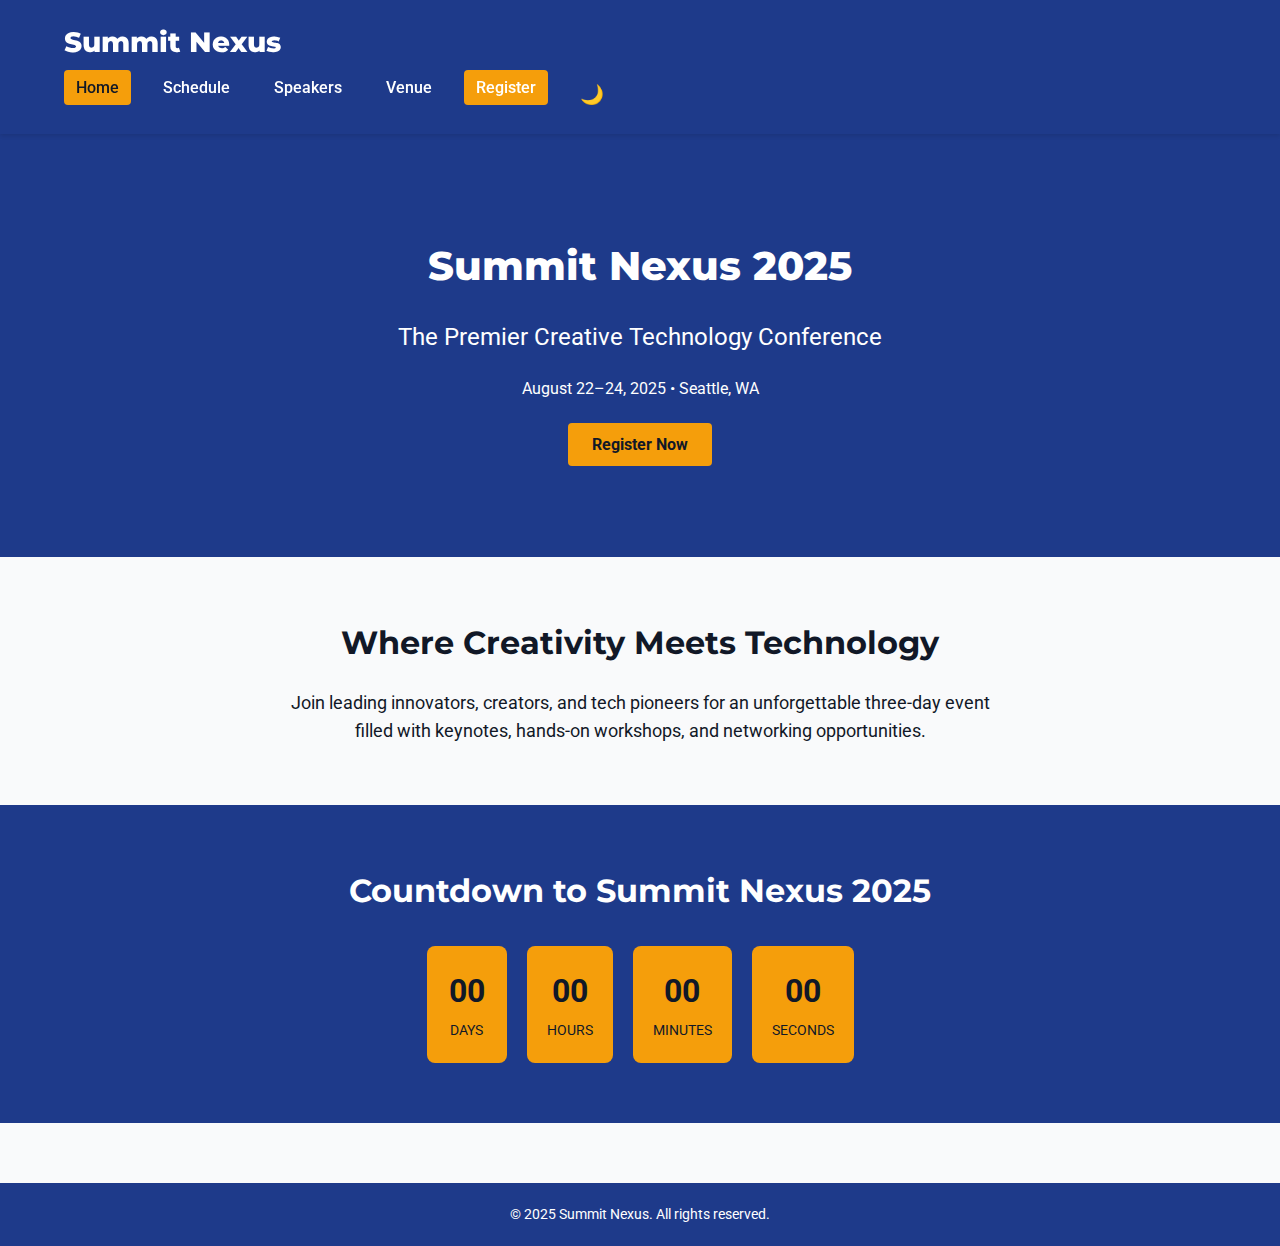
<file: index.html>
<!DOCTYPE html>
<html lang="en">
<head>
  <meta charset="UTF-8" />
  <meta name="viewport" content="width=device-width, initial-scale=1.0" />
  <title>Summit Nexus 2025 | Creative Technology Conference</title>
  
  <!-- Stylesheet and Fonts -->
  <link rel="stylesheet" href="css/style.css" />
  <link href="https://fonts.googleapis.com/css2?family=Montserrat:wght@600;800&family=Roboto:wght@400;500&display=swap" rel="stylesheet" />
</head>
<body>

  <!-- Site Header with Navigation -->
  <header class="site-header">
    <div class="container">
      <h1 class="logo">Summit Nexus</h1>
      <nav class="site-nav">
        <ul>
          <li><a href="index.html" class="active">Home</a></li>
          <li><a href="schedule.html">Schedule</a></li>
          <li><a href="speakers.html">Speakers</a></li>
          <li><a href="venue.html">Venue</a></li>
          <li><a href="register.html" class="btn-nav">Register</a></li>
          <li><button id="toggle-dark" aria-label="Toggle dark mode">🌙</button></li>
        </ul>
      </nav>
    </div>
  </header>

  <!-- Hero Banner -->
  <section class="hero">
    <div class="container">
      <h2>Summit Nexus 2025</h2>
      <p class="tagline">The Premier Creative Technology Conference</p>
      <p class="event-details">August 22–24, 2025 • Seattle, WA</p>
      <a href="register.html" class="btn-primary">Register Now</a>
    </div>
  </section>

  <!-- Introduction Section -->
  <section class="intro">
    <div class="container">
      <h3>Where Creativity Meets Technology</h3>
      <p>
        Join leading innovators, creators, and tech pioneers for an unforgettable
        three-day event filled with keynotes, hands-on workshops, and networking opportunities.
      </p>
    </div>
  </section>

  <!-- Countdown Timer -->
  <section class="countdown">
    <div class="container">
      <h3>Countdown to Summit Nexus 2025</h3>
      <div id="countdown-timer">
        <div><span id="days">00</span><small>Days</small></div>
        <div><span id="hours">00</span><small>Hours</small></div>
        <div><span id="minutes">00</span><small>Minutes</small></div>
        <div><span id="seconds">00</span><small>Seconds</small></div>
      </div>
    </div>
  </section>

  <!-- Footer -->
  <footer class="site-footer">
    <div class="container">
      <p>&copy; 2025 Summit Nexus. All rights reserved.</p>
    </div>
  </footer>

  <!-- JavaScript Files -->
  <script src="js/main.js" defer></script>

</body>
</html>
</file>
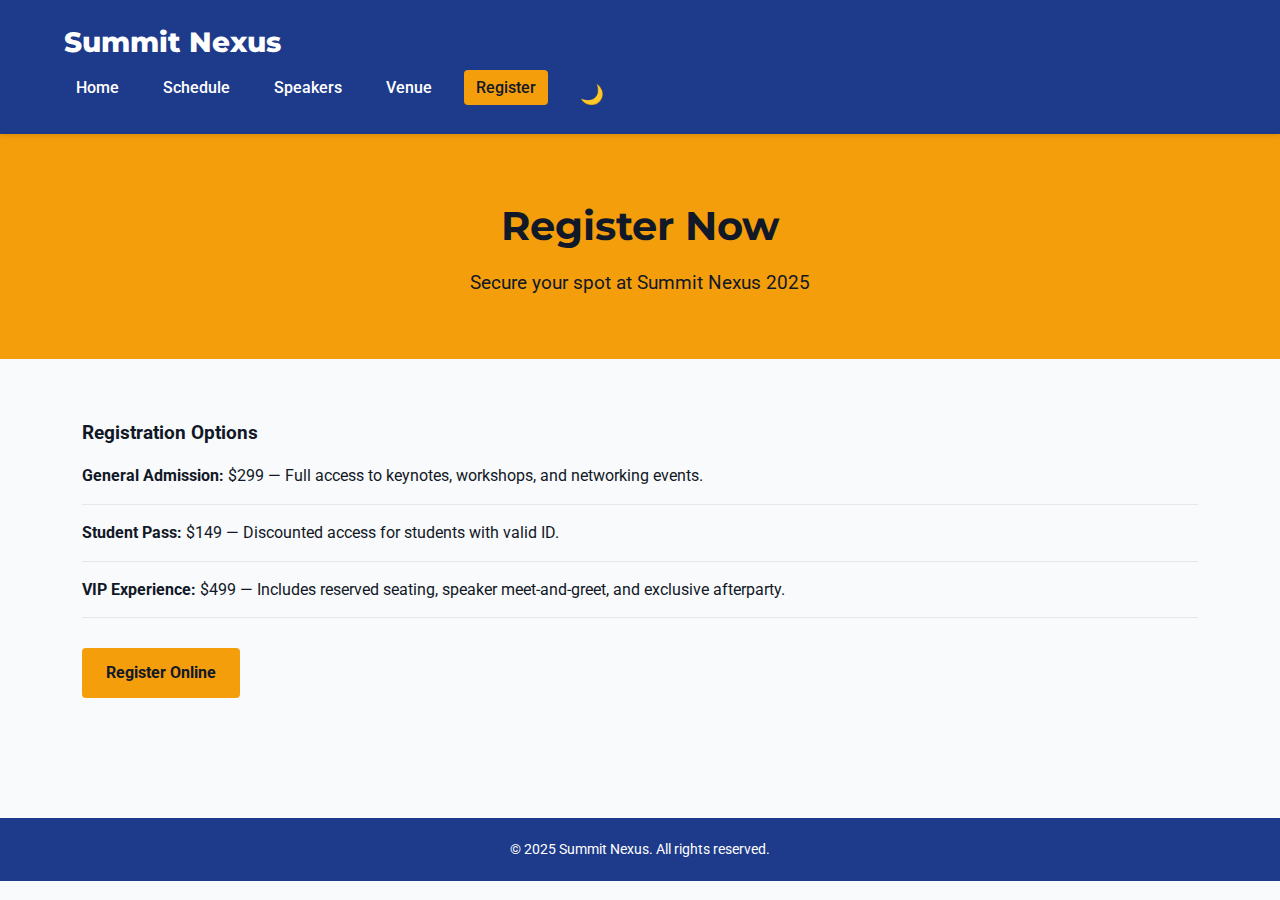
<file: register.html>
<!DOCTYPE html>
<html lang="en">
<head>
  <meta charset="UTF-8">
  <meta name="viewport" content="width=device-width, initial-scale=1.0">
  <title>Register | Summit Nexus 2025</title>
  <link rel="stylesheet" href="css/style.css">
  <link href="https://fonts.googleapis.com/css2?family=Montserrat:wght@600;800&family=Roboto:wght@400;500&display=swap" rel="stylesheet">
</head>
<body>
  <header class="site-header">
    <div class="container">
      <h1 class="logo">Summit Nexus</h1>
      <nav class="site-nav">
        <ul>
          <li><a href="index.html">Home</a></li>
          <li><a href="schedule.html">Schedule</a></li>
          <li><a href="speakers.html">Speakers</a></li>
          <li><a href="venue.html">Venue</a></li>
          <li><a href="register.html" class="active btn-nav">Register</a></li>
          <li><button id="toggle-dark" aria-label="Toggle dark mode">🌙</button></li>
        </ul>
      </nav>
    </div>
  </header>

  <section class="page-header">
    <div class="container">
      <h2>Register Now</h2>
      <p>Secure your spot at Summit Nexus 2025</p>
    </div>
  </section>

  <section class="register">
    <div class="container">
      <h3>Registration Options</h3>
      <ul class="registration-options">
        <li><strong>General Admission:</strong> $299 — Full access to keynotes, workshops, and networking events.</li>
        <li><strong>Student Pass:</strong> $149 — Discounted access for students with valid ID.</li>
        <li><strong>VIP Experience:</strong> $499 — Includes reserved seating, speaker meet-and-greet, and exclusive afterparty.</li>
      </ul>

      <a href="#" class="btn-primary" style="display: inline-block; margin-top: 30px;">Register Online</a>
    </div>
  </section>

  <footer class="site-footer">
    <div class="container">
      <p>&copy; 2025 Summit Nexus. All rights reserved.</p>
    </div>
  </footer>

  <script src="js/theme-toggle.js"></script>

</body>
</html>
</file>
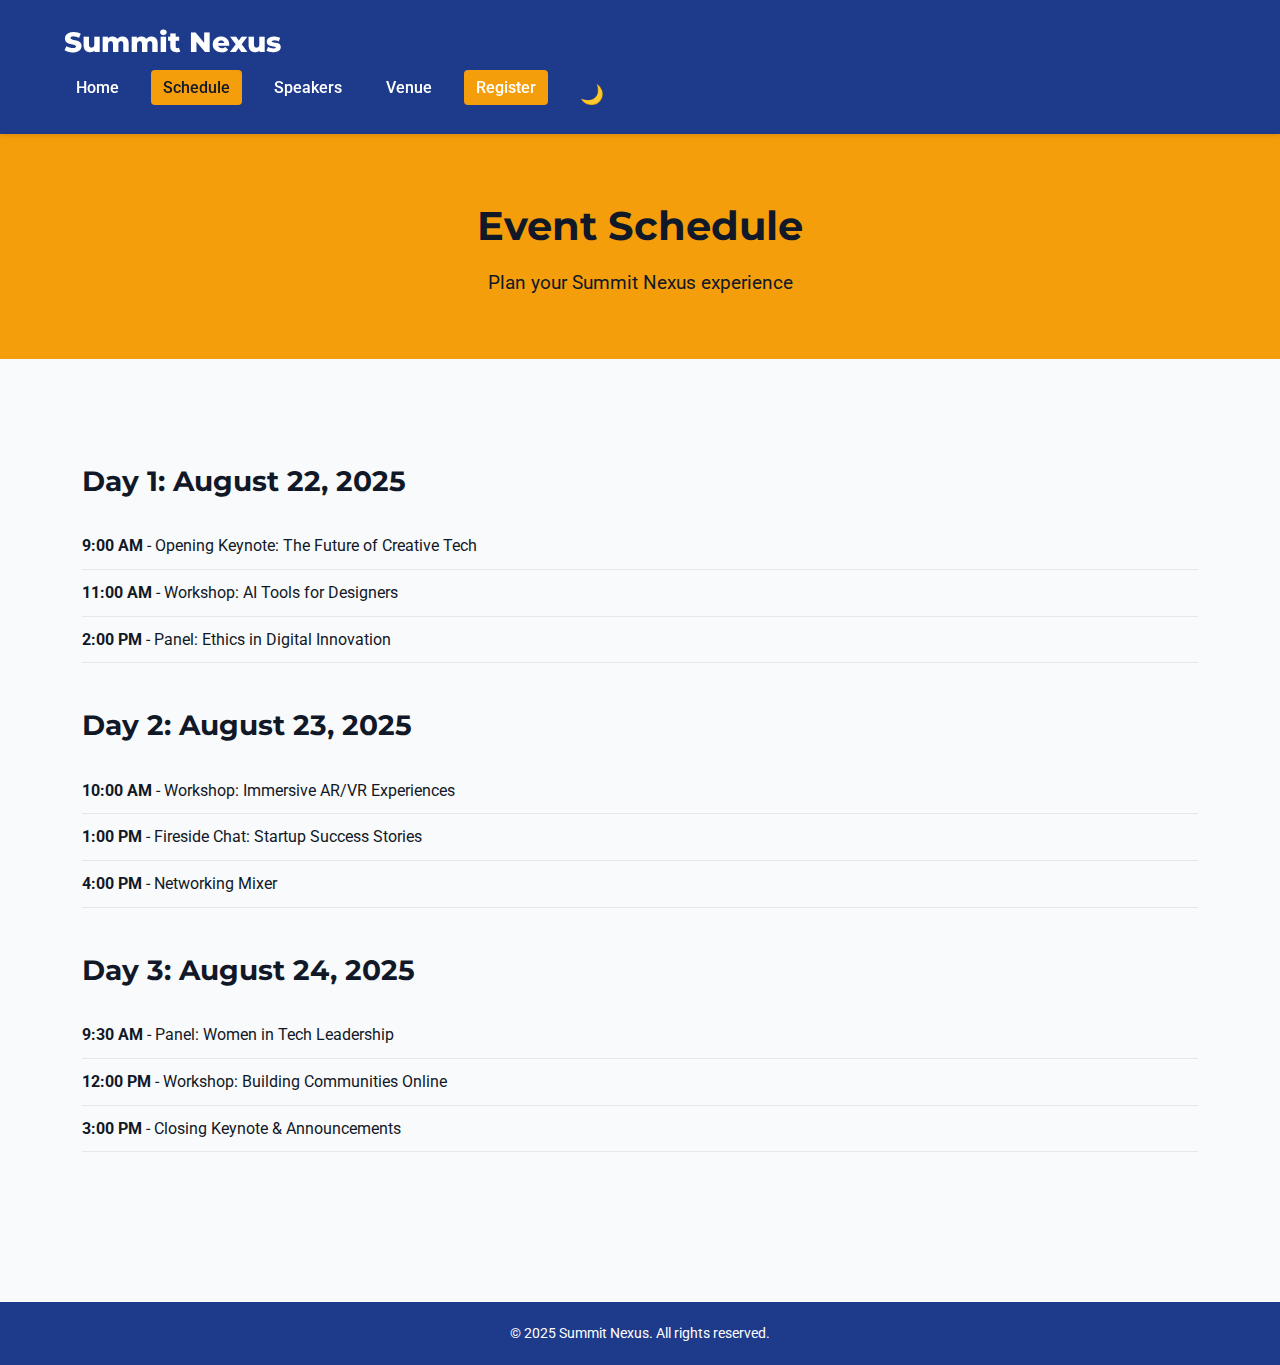
<file: schedule.html>
<!DOCTYPE html>
<html lang="en">
<head>
  <meta charset="UTF-8">
  <meta name="viewport" content="width=device-width, initial-scale=1.0">
  <title>Schedule | Summit Nexus 2025</title>
  <link rel="stylesheet" href="css/style.css">
  <link href="https://fonts.googleapis.com/css2?family=Montserrat:wght@600;800&family=Roboto:wght@400;500&display=swap" rel="stylesheet">
</head>
<body>
  <header class="site-header">
    <div class="container">
      <h1 class="logo">Summit Nexus</h1>
      <nav class="site-nav">
        <ul>
          <li><a href="index.html">Home</a></li>
          <li><a href="schedule.html" class="active">Schedule</a></li>
          <li><a href="speakers.html">Speakers</a></li>
          <li><a href="venue.html">Venue</a></li>
          <li><a href="register.html" class="btn-nav">Register</a></li>
          <li><button id="toggle-dark" aria-label="Toggle dark mode">🌙</button></li>
        </ul>
      </nav>
    </div>
  </header>

  <section class="page-header">
    <div class="container">
      <h2>Event Schedule</h2>
      <p>Plan your Summit Nexus experience</p>
    </div>
  </section>

  <section class="schedule">
    <div class="container">
      <h3>Day 1: August 22, 2025</h3>
      <ul class="schedule-list">
        <li><strong>9:00 AM</strong> - Opening Keynote: The Future of Creative Tech</li>
        <li><strong>11:00 AM</strong> - Workshop: AI Tools for Designers</li>
        <li><strong>2:00 PM</strong> - Panel: Ethics in Digital Innovation</li>
      </ul>

      <h3>Day 2: August 23, 2025</h3>
      <ul class="schedule-list">
        <li><strong>10:00 AM</strong> - Workshop: Immersive AR/VR Experiences</li>
        <li><strong>1:00 PM</strong> - Fireside Chat: Startup Success Stories</li>
        <li><strong>4:00 PM</strong> - Networking Mixer</li>
      </ul>

      <h3>Day 3: August 24, 2025</h3>
      <ul class="schedule-list">
        <li><strong>9:30 AM</strong> - Panel: Women in Tech Leadership</li>
        <li><strong>12:00 PM</strong> - Workshop: Building Communities Online</li>
        <li><strong>3:00 PM</strong> - Closing Keynote & Announcements</li>
      </ul>
    </div>
  </section>

  <footer class="site-footer">
    <div class="container">
      <p>&copy; 2025 Summit Nexus. All rights reserved.</p>
    </div>
  </footer>

  <script src="js/theme-toggle.js"></script>

</body>
</html>
</file>
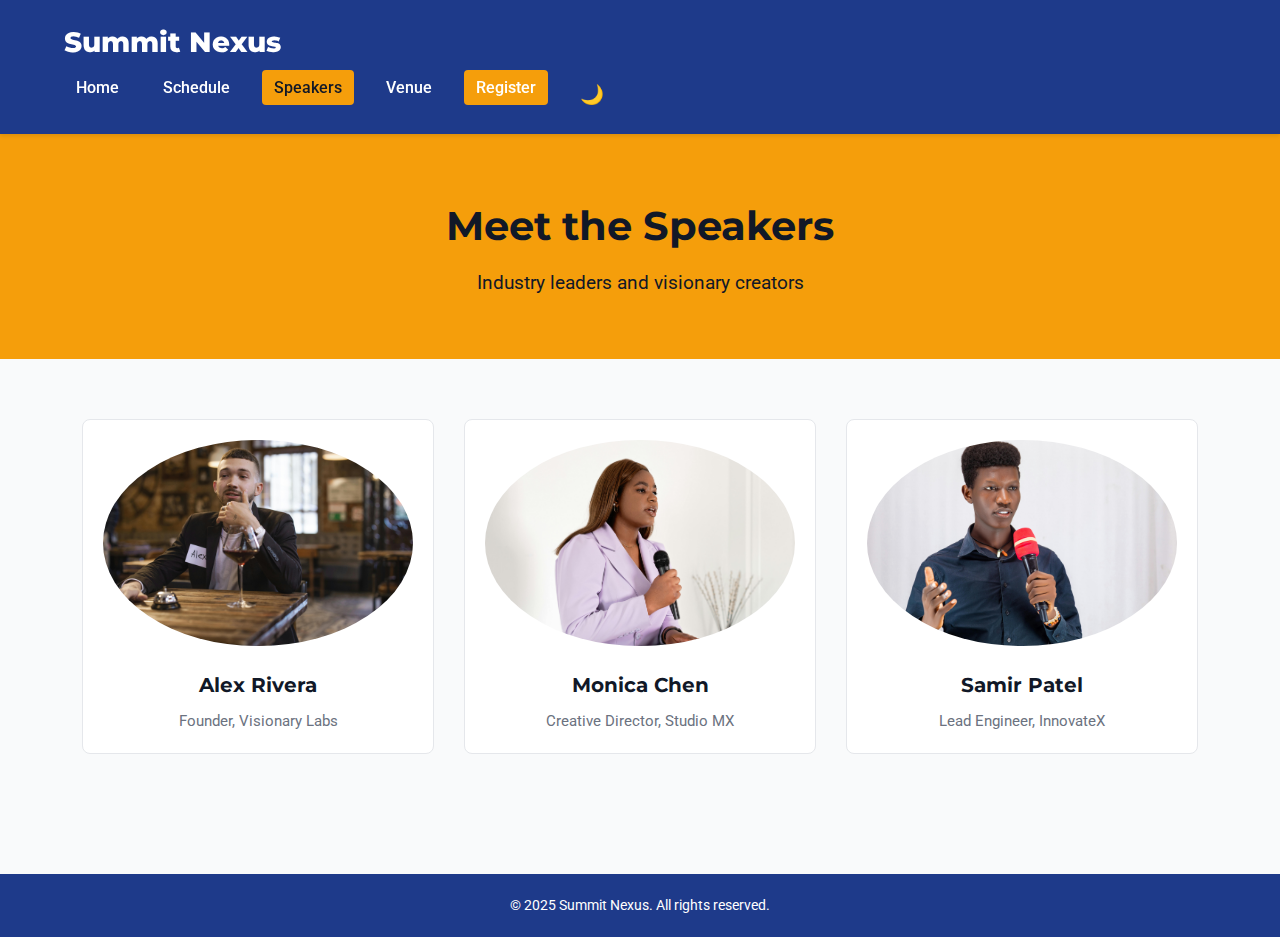
<file: speakers.html>
<!DOCTYPE html>
<html lang="en">
<head>
  <meta charset="UTF-8">
  <meta name="viewport" content="width=device-width, initial-scale=1.0">
  <title>Speakers | Summit Nexus 2025</title>
  <link rel="stylesheet" href="css/style.css">
  <link href="https://fonts.googleapis.com/css2?family=Montserrat:wght@600;800&family=Roboto:wght@400;500&display=swap" rel="stylesheet">
</head>
<body>
  <header class="site-header">
    <div class="container">
      <h1 class="logo">Summit Nexus</h1>
      <nav class="site-nav">
        <ul>
          <li><a href="index.html">Home</a></li>
          <li><a href="schedule.html">Schedule</a></li>
          <li><a href="speakers.html" class="active">Speakers</a></li>
          <li><a href="venue.html">Venue</a></li>
          <li><a href="register.html" class="btn-nav">Register</a></li>
          <li><button id="toggle-dark" aria-label="Toggle dark mode">🌙</button></li>
        </ul>
      </nav>
    </div>
  </header>

  <section class="page-header">
    <div class="container">
      <h2>Meet the Speakers</h2>
      <p>Industry leaders and visionary creators</p>
    </div>
  </section>

  <section class="speakers">
    <div class="container">
      <div class="speaker-grid">
        <div class="speaker-card">
          <img src="images/speaker1.jpg" alt="Speaker 1">
          <h4>Alex Rivera</h4>
          <p>Founder, Visionary Labs</p>
        </div>
        <div class="speaker-card">
          <img src="images/speaker2.jpg" alt="Speaker 2">
          <h4>Monica Chen</h4>
          <p>Creative Director, Studio MX</p>
        </div>
        <div class="speaker-card">
          <img src="images/speaker3.jpg" alt="Speaker 3">
          <h4>Samir Patel</h4>
          <p>Lead Engineer, InnovateX</p>
        </div>
      </div>
    </div>
  </section>

  <footer class="site-footer">
    <div class="container">
      <p>&copy; 2025 Summit Nexus. All rights reserved.</p>
    </div>
  </footer>

  <script src="js/theme-toggle.js"></script>

</body>
</html>
</file>
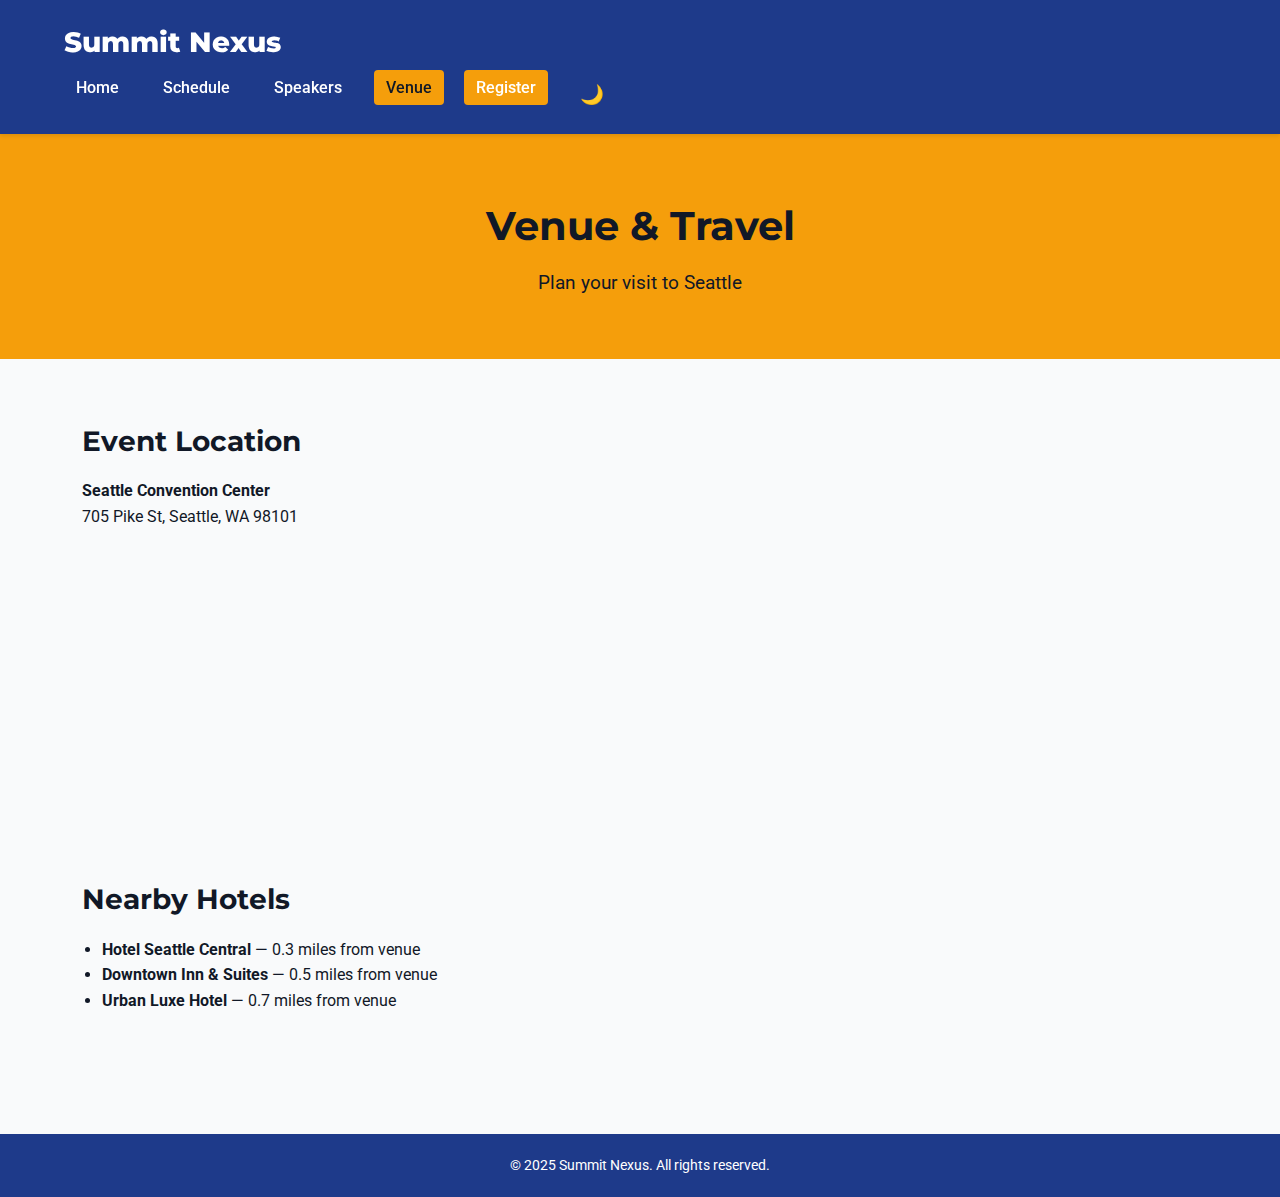
<file: venue.html>
<!DOCTYPE html>
<html lang="en">
<head>
  <meta charset="UTF-8">
  <meta name="viewport" content="width=device-width, initial-scale=1.0">
  <title>Venue | Summit Nexus 2025</title>
  <link rel="stylesheet" href="css/style.css">
  <link href="https://fonts.googleapis.com/css2?family=Montserrat:wght@600;800&family=Roboto:wght@400;500&display=swap" rel="stylesheet">
</head>
<body>
  <header class="site-header">
    <div class="container">
      <h1 class="logo">Summit Nexus</h1>
      <nav class="site-nav">
        <ul>
          <li><a href="index.html">Home</a></li>
          <li><a href="schedule.html">Schedule</a></li>
          <li><a href="speakers.html">Speakers</a></li>
          <li><a href="venue.html" class="active">Venue</a></li>
          <li><a href="register.html" class="btn-nav">Register</a></li>
          <li><button id="toggle-dark" aria-label="Toggle dark mode">🌙</button></li>
        </ul>
      </nav>
    </div>
  </header>

  <section class="page-header">
    <div class="container">
      <h2>Venue & Travel</h2>
      <p>Plan your visit to Seattle</p>
    </div>
  </section>

  <section class="venue-details">
    <div class="container">
      <h3>Event Location</h3>
      <p><strong>Seattle Convention Center</strong><br>705 Pike St, Seattle, WA 98101</p>
      <iframe src="https://www.google.com/maps?q=Seattle+Convention+Center&output=embed" width="100%" height="300" style="border:0;" allowfullscreen="" loading="lazy"></iframe>

      <h3>Nearby Hotels</h3>
      <ul>
        <li><strong>Hotel Seattle Central</strong> — 0.3 miles from venue</li>
        <li><strong>Downtown Inn & Suites</strong> — 0.5 miles from venue</li>
        <li><strong>Urban Luxe Hotel</strong> — 0.7 miles from venue</li>
      </ul>
    </div>
  </section>

  <footer class="site-footer">
    <div class="container">
      <p>&copy; 2025 Summit Nexus. All rights reserved.</p>
    </div>
  </footer>

  <script src="js/theme-toggle.js"></script>

</body>
</html>
</file>
<file: css/style.css>
/* === GLOBAL STYLES === */
* {
  margin: 0;
  padding: 0;
  box-sizing: border-box;
}

body {
  font-family: 'Roboto', sans-serif;
  background-color: #F9FAFB;
  color: #111827;
  line-height: 1.6;
}

.container {
  width: 90%;
  max-width: 1200px;
  margin: 0 auto;
}

/* === HEADER === */
.site-header {
  background-color: #1E3A8A;
  padding: 20px 0;
}

.site-header {
  position: sticky;
  top: 0;
  z-index: 1000;
  box-shadow: 0 2px 4px rgba(0, 0, 0, 0.1);
}

.logo {
  color: #FFFFFF;
  font-family: 'Montserrat', sans-serif;
  font-size: 1.75rem;
  font-weight: 800;
}

.site-nav ul {
  list-style: none;
  display: flex;
  gap: 20px;
  margin-top: 10px;
}

.site-nav a {
  color: #FFFFFF;
  text-decoration: none;
  font-weight: 500;
  padding: 8px 12px;
}

.site-nav a.active,
.site-nav a:hover {
  background-color: #F59E0B;
  color: #111827;
  border-radius: 4px;
}

.btn-nav {
  background-color: #F59E0B;
  color: #111827;
  border-radius: 4px;
  padding: 8px 12px;
  font-weight: bold;
}

/* === HERO SECTION === */
.hero {
  text-align: center;
  padding: 100px 20px;
  background: #1E3A8A;
  color: #FFFFFF;
}

.hero h2 {
  font-family: 'Montserrat', sans-serif;
  font-size: 2.5rem;
  font-weight: 800;
}

.hero .tagline {
  font-size: 1.5rem;
  margin: 20px 0;
}

.hero .event-details {
  font-size: 1rem;
  margin-bottom: 30px;
}

.btn-primary {
  background: #F59E0B;
  color: #111827;
  padding: 12px 24px;
  text-decoration: none;
  border-radius: 4px;
  font-weight: bold;
  transition: background 0.3s ease;
}

.btn-primary:hover {
  background: #d97706;
}

/* === INTRO SECTION === */
.intro {
  padding: 60px 20px;
  text-align: center;
}

.intro h3 {
  font-family: 'Montserrat', sans-serif;
  font-size: 2rem;
  margin-bottom: 20px;
}

.intro p {
  max-width: 700px;
  margin: 0 auto;
  font-size: 1.1rem;
}

/* === PAGE HEADERS === */
.page-header {
  text-align: center;
  padding: 60px 20px;
  background-color: #F59E0B;
  color: #111827;
}

.page-header h2 {
  font-family: 'Montserrat', sans-serif;
  font-size: 2.5rem;
}

.page-header p {
  font-size: 1.2rem;
  margin-top: 10px;
}

/* === SCHEDULE === */
.schedule {
  padding: 60px 20px;
}

.schedule h3 {
  font-family: 'Montserrat', sans-serif;
  font-size: 1.75rem;
  margin-top: 40px;
  margin-bottom: 20px;
}

.schedule-list {
  list-style: none;
  padding: 0;
  margin-bottom: 30px;
}

.schedule-list li {
  padding: 10px 0;
  border-bottom: 1px solid #E5E7EB;
  font-size: 1rem;
}

/* === SPEAKERS === */
.speakers {
  padding: 60px 20px;
}

.speaker-grid {
  display: grid;
  grid-template-columns: repeat(auto-fit, minmax(240px, 1fr));
  gap: 30px;
}

.speaker-card {
  background-color: #FFFFFF;
  border: 1px solid #E5E7EB;
  border-radius: 8px;
  padding: 20px;
  text-align: center;
  transition: transform 0.3s ease, box-shadow 0.3s ease;
}

.speaker-card img {
  width: 100%;
  height: auto;
  border-radius: 50%;
  margin-bottom: 15px;
}

.speaker-card h4 {
  font-family: 'Montserrat', sans-serif;
  font-size: 1.25rem;
  margin-bottom: 8px;
}

.speaker-card p {
  font-size: 0.95rem;
  color: #6B7280;
}

.speaker-card:hover {
  transform: translateY(-5px);
  box-shadow: 0 10px 15px rgba(0, 0, 0, 0.1);
}

/* === VENUE === */
.venue-details {
  padding: 60px 20px;
}

.venue-details h3 {
  font-family: 'Montserrat', sans-serif;
  font-size: 1.75rem;
  margin-bottom: 15px;
}

.venue-details p {
  font-size: 1rem;
  margin-bottom: 20px;
}

.venue-details ul {
  list-style: disc;
  padding-left: 20px;
  font-size: 1rem;
  margin-top: 10px;
}

.venue-details iframe {
  border-radius: 8px;
  margin-top: 20px;
}

/* === REGISTER === */
.register {
  padding: 60px 20px;
}

.registration-options {
  list-style: none;
  padding: 0;
}

.registration-options li {
  padding: 15px 0;
  border-bottom: 1px solid #E5E7EB;
  font-size: 1rem;
}

/* === COUNTDOWN === */
.countdown {
  padding: 60px 20px;
  background-color: #1E3A8A;
  color: #FFFFFF;
  text-align: center;
}

.countdown h3 {
  font-family: 'Montserrat', sans-serif;
  font-size: 2rem;
  margin-bottom: 30px;
}

#countdown-timer {
  display: flex;
  justify-content: center;
  gap: 20px;
}

#countdown-timer div {
  background-color: #F59E0B;
  color: #111827;
  padding: 20px;
  border-radius: 8px;
  min-width: 80px;
}

#countdown-timer span {
  display: block;
  font-size: 2rem;
  font-weight: bold;
}

#countdown-timer small {
  font-size: 0.85rem;
  text-transform: uppercase;
}

/* === DARK MODE TOGGLE BUTTON === */
#toggle-dark {
  background: none;
  border: none;
  color: #FFFFFF;
  font-size: 1.2rem;
  cursor: pointer;
  padding: 8px 12px;
  transition: color 0.3s ease;
}

#toggle-dark:hover {
  color: #F59E0B;
}



/* === FOOTER === */
.site-footer {
  background-color: #1E3A8A;
  color: #FFFFFF;
  text-align: center;
  padding: 20px 0;
  margin-top: 60px;
  font-size: 0.9rem;
}

/* === DARK MODE === */
body.dark-mode {
  background-color: #111827;
  color: #F9FAFB;
}

body.dark-mode .site-header,
body.dark-mode .site-footer {
  background-color: #0F172A;
}

body.dark-mode .site-nav a {
  color: #F9FAFB;
}

body.dark-mode .site-nav a.active,
body.dark-mode .site-nav a:hover {
  background-color: #F59E0B;
  color: #111827;
}

body.dark-mode .btn-nav {
  background-color: #F59E0B;
  color: #111827;
}

body.dark-mode .hero {
  background-color: #0F172A;
}

body.dark-mode .btn-primary {
  background-color: #F59E0B;
  color: #111827;
}

body.dark-mode .speaker-card {
  background-color: #1E293B;
  border-color: #334155;
}

body.dark-mode .venue-details iframe {
  filter: grayscale(100%) invert(90%);
}

body.dark-mode .countdown {
  background-color: #0F172A;
}

body.dark-mode .registration-options li,
body.dark-mode .schedule-list li,
body.dark-mode .venue-details ul li {
  border-color: #334155;
}

/* === DARK MODE TRANSITION === */
body {
  transition: background-color 0.5s ease, color 0.5s ease;
}

.site-header,
.site-footer,
.hero,
.countdown {
  transition: background-color 0.5s ease, color 0.5s ease;
}

.speaker-card,
.btn-primary,
#countdown-timer div {
  transition: background-color 0.5s ease, color 0.5s ease, box-shadow 0.3s ease, transform 0.3s ease;
}
</file>
